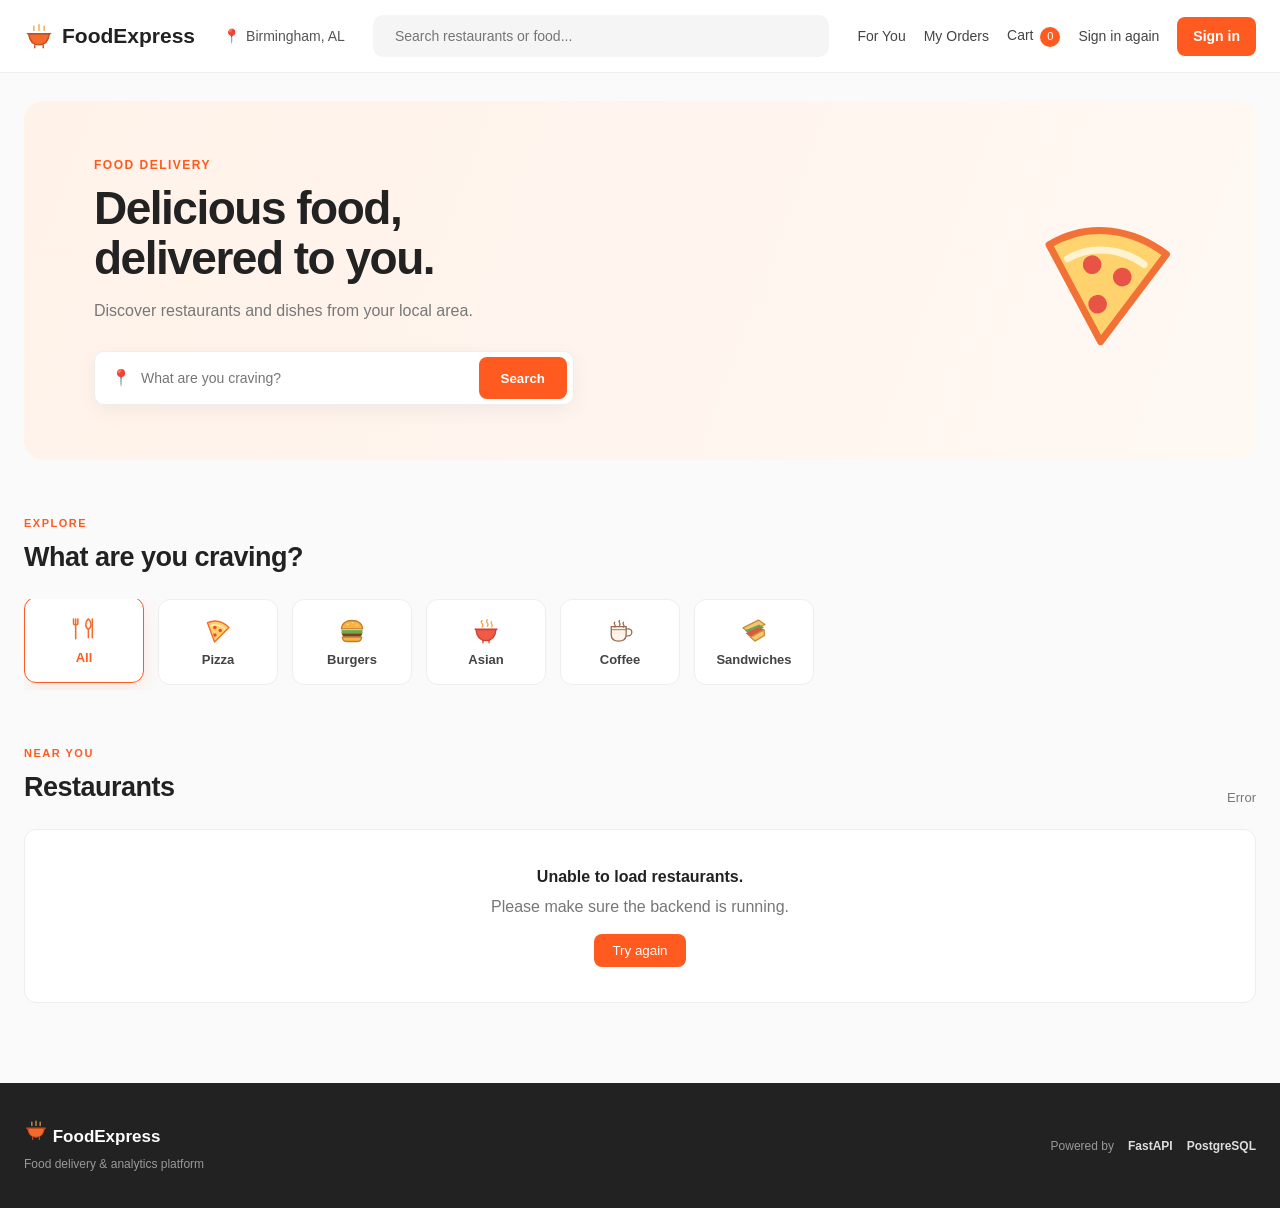
<file: frontend/index.html>
<!DOCTYPE html>
<html lang="en">
<head>
    <meta charset="UTF-8">
    <meta name="viewport" content="width=device-width, initial-scale=1.0">

    <title>FoodExpress</title>

    <link rel="stylesheet" href="css/style.css">
</head>

<body>

<header class="topbar">
    <div class="topbar-inner">

        <a href="/" class="logo">
            <img class="logo-icon" src="images/icons/logo.svg" alt="" width="30" height="30">
            <span>FoodExpress</span>
        </a>

        <div class="location">
            <span>📍</span>
            <span>Birmingham, AL</span>
        </div>

        <div class="search-box">
            <span class="search-icon"></span>
            <input
                id="searchInput"
                type="text"
                placeholder="Search restaurants or food..."
            >
        </div>

        <nav class="nav">
            <a href="for-you.html" class="nav-link">For You</a>
            <a href="my-orders.html" class="nav-link">My Orders</a>
            <a href="#" class="nav-link">Cart <span id="cartCount">0</span></a>
            <span id="authArea" class="auth-area"></span>
            <a href="auth.html" class="login-button">Sign in</a>
        </nav>

    </div>
</header>


<main>

    <section class="hero">
        <div class="hero-content">
            <div>
                <p class="hero-label">FOOD DELIVERY</p>

                <h1>
                    Delicious food,<br>
                    delivered to you.
                </h1>

                <p class="hero-description">
                    Discover restaurants and dishes from your local area.
                </p>

                <div class="hero-search">
                    <span>📍</span>
                    <input
                        id="heroSearchInput"
                        type="text"
                        placeholder="What are you craving?"
                    >
                    <button id="heroSearchButton">Search</button>
                </div>
            </div>

            <div class="hero-decoration">
                <img src="images/icons/pizza.svg" alt="" width="150" height="150">
            </div>
        </div>
    </section>


    <section class="categories-section">

        <div class="section-header">
            <div>
                <p class="section-eyebrow">EXPLORE</p>
                <h2>What are you craving?</h2>
            </div>
        </div>

        <div class="categories" id="categories">
            <button class="category active" data-category="all">
                <img src="images/icons/all.svg" alt="" width="28" height="28">
                <strong>All</strong>
            </button>

            <button class="category" data-category="pizza">
                <img src="images/icons/pizza.svg" alt="" width="28" height="28">
                <strong>Pizza</strong>
            </button>

            <button class="category" data-category="burger">
                <img src="images/icons/burger.svg" alt="" width="28" height="28">
                <strong>Burgers</strong>
            </button>

            <button class="category" data-category="asian">
                <img src="images/icons/asian.svg" alt="" width="28" height="28">
                <strong>Asian</strong>
            </button>

            <button class="category" data-category="coffee">
                <img src="images/icons/coffee.svg" alt="" width="28" height="28">
                <strong>Coffee</strong>
            </button>

            <button class="category" data-category="sandwich">
                <img src="images/icons/sandwich.svg" alt="" width="28" height="28">
                <strong>Sandwiches</strong>
            </button>
        </div>

    </section>


    <section class="restaurants-section">

        <div class="section-header restaurants-header">

            <div>
                <p class="section-eyebrow">NEAR YOU</p>
                <h2>Restaurants</h2>
            </div>

            <div class="result-info" id="resultInfo">
                Loading...
            </div>

        </div>


        <div id="loading" class="loading">
            <div class="loading-spinner"></div>
            <p>Loading restaurants...</p>
        </div>


        <div
            id="error"
            class="error-message"
            style="display: none;"
        >
            <strong>Unable to load restaurants.</strong>
            <p>Please make sure the backend is running.</p>
            <button id="retryButton">Try again</button>
        </div>


        <div
            id="restaurants"
            class="restaurants-grid"
        ></div>

        <nav
            id="pagination"
            class="pagination"
            aria-label="Restaurant pages"
        ></nav>

    </section>

</main>


<footer class="footer">

    <div class="footer-inner">

        <div>
            <div class="footer-logo">
                <img src="images/icons/logo.svg" alt="" width="24" height="24"> FoodExpress
            </div>

            <p>
                Food delivery & analytics platform
            </p>
        </div>

        <div class="footer-tech">
            <span>Powered by</span>
            <strong>FastAPI</strong>
            <strong>PostgreSQL</strong>
        </div>

    </div>

</footer>


<script src="js/app.js"></script>

</body>
</html>
</file>
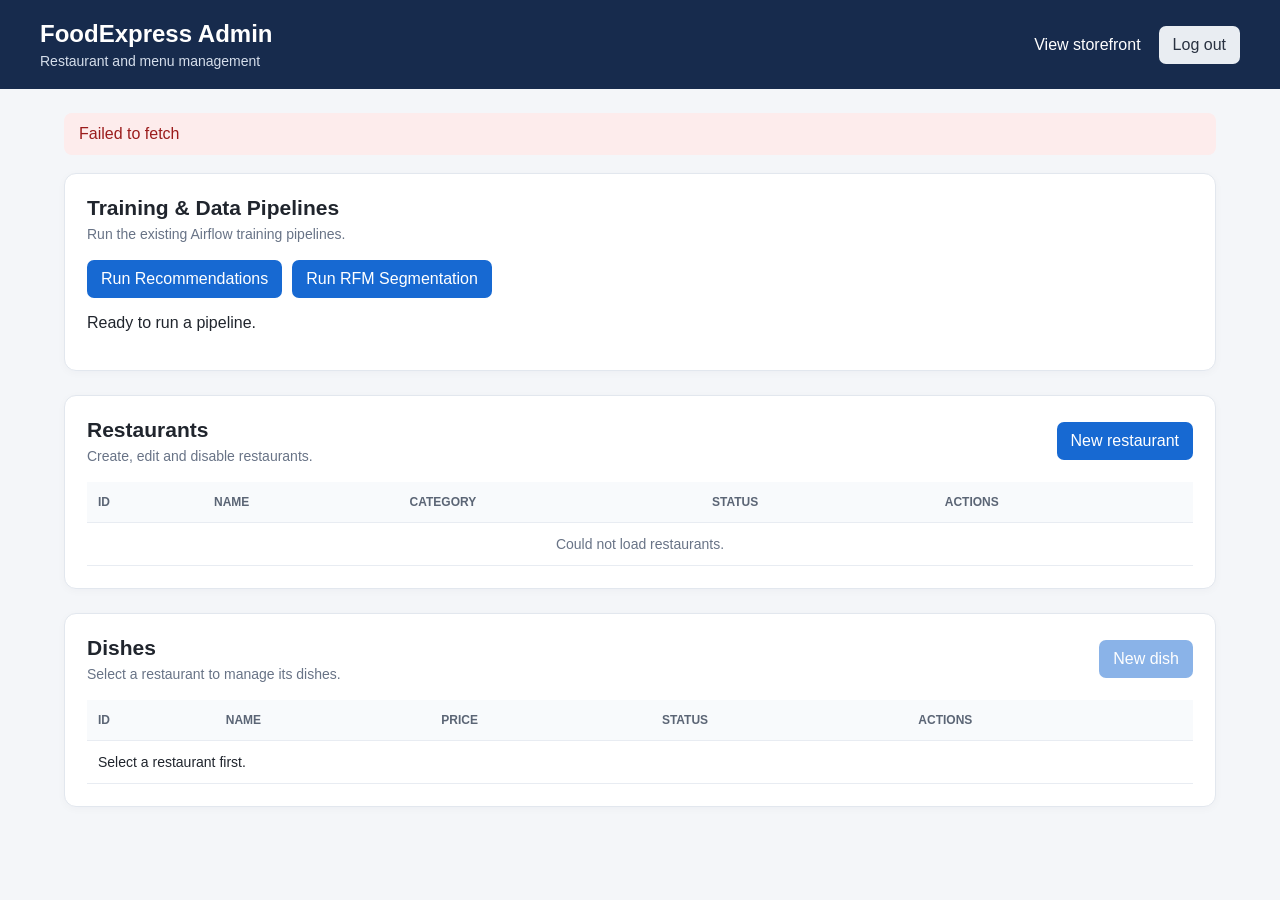
<file: frontend/admin.html>
<!DOCTYPE html>
<html lang="en">
<head>
    <meta charset="UTF-8">
    <meta name="viewport" content="width=device-width, initial-scale=1.0">
    <title>FoodExpress — Admin Panel</title>
    <link rel="stylesheet" href="css/admin.css">
    <script src="js/admin.js" defer></script>
</head>
<body>
    <header class="topbar">
        <div>
            <h1>FoodExpress Admin</h1>
            <p>Restaurant and menu management</p>
        </div>
        <div class="top-actions">
            <a href="index.html">View storefront</a>
            <button id="logoutBtn" class="secondary">Log out</button>
        </div>
    </header>

    <main class="container">
        <div id="notice" class="notice" role="status" aria-live="polite"></div>
        
        <section class="panel">
            <div class="section-heading">
                <div>
                    <h2>Training &amp; Data Pipelines</h2>
                    <p>Run the existing Airflow training pipelines.</p>
                </div>
            </div>

            <div class="form-actions">
                <button id="runRecommendationsBtn" type="button">
                    Run Recommendations
                </button>

                <button id="runRfmBtn" type="button">
                    Run RFM Segmentation
                </button>
            </div>

            <p id="trainingStatus" role="status" aria-live="polite">
                Ready to run a pipeline.
            </p>
        </section>


        <section class="panel">
            <div class="section-heading">
                <div>
                    <h2>Restaurants</h2>
                    <p>Create, edit and disable restaurants.</p>
                </div>
                <button id="newRestaurantBtn">New restaurant</button>
            </div>

            <form id="restaurantForm" class="editor hidden">
                <h3 id="restaurantFormTitle">New restaurant</h3>
                <input type="hidden" id="restaurantId">

                <div class="form-grid">
                    <label>Name *
                        <input id="restaurantName" required maxlength="255">
                    </label>
                    <label>Category
                        <input id="restaurantCategory" maxlength="255">
                    </label>
                    <label>Price range
                        <input id="restaurantPriceRange" maxlength="10" placeholder="$$">
                    </label>
                    <label>Address
                        <input id="restaurantAddress">
                    </label>
                    <label>ZIP code
                        <input id="restaurantZip">
                    </label>
                    <label>Image URL
                        <input id="restaurantImage" type="url">
                    </label>
                    <label>Rating (0–5)
                        <input id="restaurantRating" type="number" min="0" max="5" step="0.1">
                    </label>
                    <label>Rating count
                        <input id="restaurantRatingCount" type="number" min="0" step="1">
                    </label>
                    <label class="wide">Description
                        <textarea id="restaurantDescription" rows="3"></textarea>
                    </label>
                </div>

                <div class="form-actions">
                    <button type="submit">Save restaurant</button>
                    <button type="button" id="cancelRestaurantBtn" class="secondary">Cancel</button>
                </div>
            </form>

            <div class="table-wrap">
                <table>
                    <thead>
                        <tr>
                            <th>ID</th>
                            <th>Name</th>
                            <th>Category</th>
                            <th>Status</th>
                            <th>Actions</th>
                        </tr>
                    </thead>
                    <tbody id="restaurantsBody">
                        <tr><td colspan="5">Loading restaurants…</td></tr>
                    </tbody>
                </table>
            </div>
        </section>

        <section class="panel">
            <div class="section-heading">
                <div>
                    <h2>Dishes</h2>
                    <p id="selectedRestaurantLabel">Select a restaurant to manage its dishes.</p>
                </div>
                <button id="newDishBtn" disabled>New dish</button>
            </div>

            <form id="dishForm" class="editor hidden">
                <h3 id="dishFormTitle">New dish</h3>
                <input type="hidden" id="dishId">

                <div class="form-grid">
                    <label>Dish name *
                        <input id="dishName" required maxlength="255">
                    </label>
                    <label>Price *
                        <input id="dishPrice" type="number" min="0.01" step="0.01" required>
                    </label>
                    <label>Category ID
                        <input id="dishCategoryId" type="number" min="1">
                    </label>
                    <label>Image URL
                        <input id="dishImage" type="url">
                    </label>
                    <label class="wide">Description
                        <textarea id="dishDescription" rows="3"></textarea>
                    </label>
                </div>

                <div class="form-actions">
                    <button type="submit">Save dish</button>
                    <button type="button" id="cancelDishBtn" class="secondary">Cancel</button>
                </div>
            </form>

            <div class="table-wrap">
                <table>
                    <thead>
                        <tr>
                            <th>ID</th>
                            <th>Name</th>
                            <th>Price</th>
                            <th>Status</th>
                            <th>Actions</th>
                        </tr>
                    </thead>
                    <tbody id="dishesBody">
                        <tr><td colspan="5">Select a restaurant first.</td></tr>
                    </tbody>
                </table>
            </div>
        </section>
    </main>
</body>
</html>
</file>
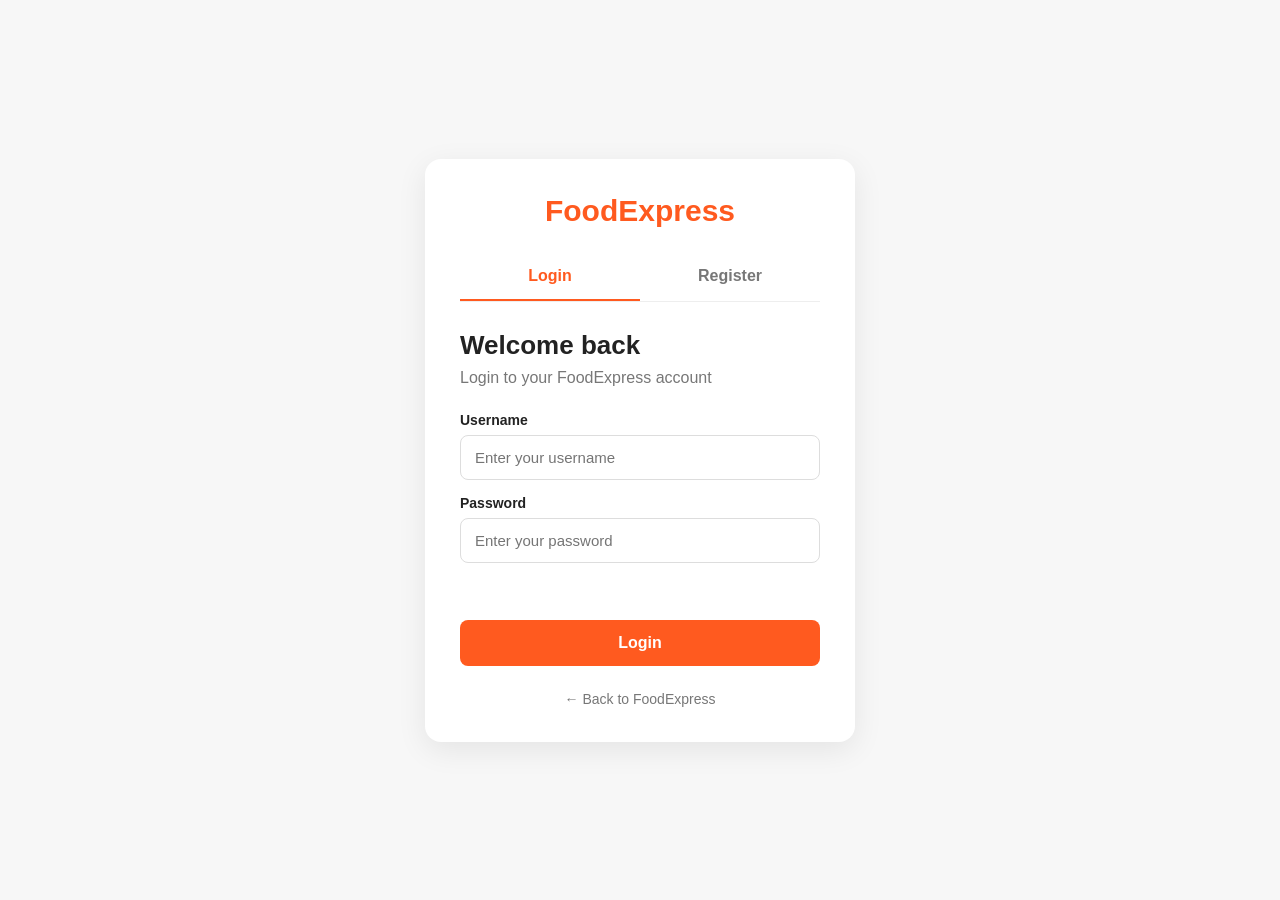
<file: frontend/auth.html>
<!DOCTYPE html>
<html lang="en">
<head>
    <meta charset="UTF-8">
    <meta name="viewport" content="width=device-width, initial-scale=1.0">
    <title>FoodExpress - Login</title>
    <link rel="stylesheet" href="css/auth.css">
</head>
<body>

<div class="auth-page">
    <div class="auth-card">

        <a href="index.html" class="logo">FoodExpress</a>

        <div class="auth-tabs">
            <button id="loginTab" class="active" onclick="showLogin()">
                Login
            </button>
            <button id="registerTab" onclick="showRegister()">
                Register
            </button>
        </div>

        <!-- Login -->
        <form id="loginForm" class="auth-form">
            <h1>Welcome back</h1>
            <p class="subtitle">Login to your FoodExpress account</p>

            <label for="loginUsername">Username</label>
            <input
                type="text"
                id="loginUsername"
                placeholder="Enter your username"
                required
            >

            <label for="loginPassword">Password</label>
            <input
                type="password"
                id="loginPassword"
                placeholder="Enter your password"
                required
            >

            <div id="loginMessage" class="message"></div>

            <button type="submit" class="submit-button">
                Login
            </button>
        </form>

        <!-- Register -->
        <form id="registerForm" class="auth-form hidden">
            <h1>Create account</h1>
            <p class="subtitle">Join FoodExpress</p>

            <label for="registerName">Name</label>
            <input
                type="text"
                id="registerName"
                placeholder="Enter your name"
            >

            <label for="registerUsername">Username</label>
            <input
                type="text"
                id="registerUsername"
                placeholder="Choose a username"
                required
            >

            <label for="registerEmail">Email</label>
            <input
                type="email"
                id="registerEmail"
                placeholder="Enter your email"
                required
            >

            <label for="registerPassword">Password</label>
            <input
                type="password"
                id="registerPassword"
                placeholder="At least 6 characters"
                required
            >

            <div id="registerMessage" class="message"></div>

            <button type="submit" class="submit-button">
                Create account
            </button>
        </form>

        <a href="index.html" class="back-link">
            ← Back to FoodExpress
        </a>

    </div>
</div>

<script src="js/auth.js"></script>

</body>
</html>
</file>
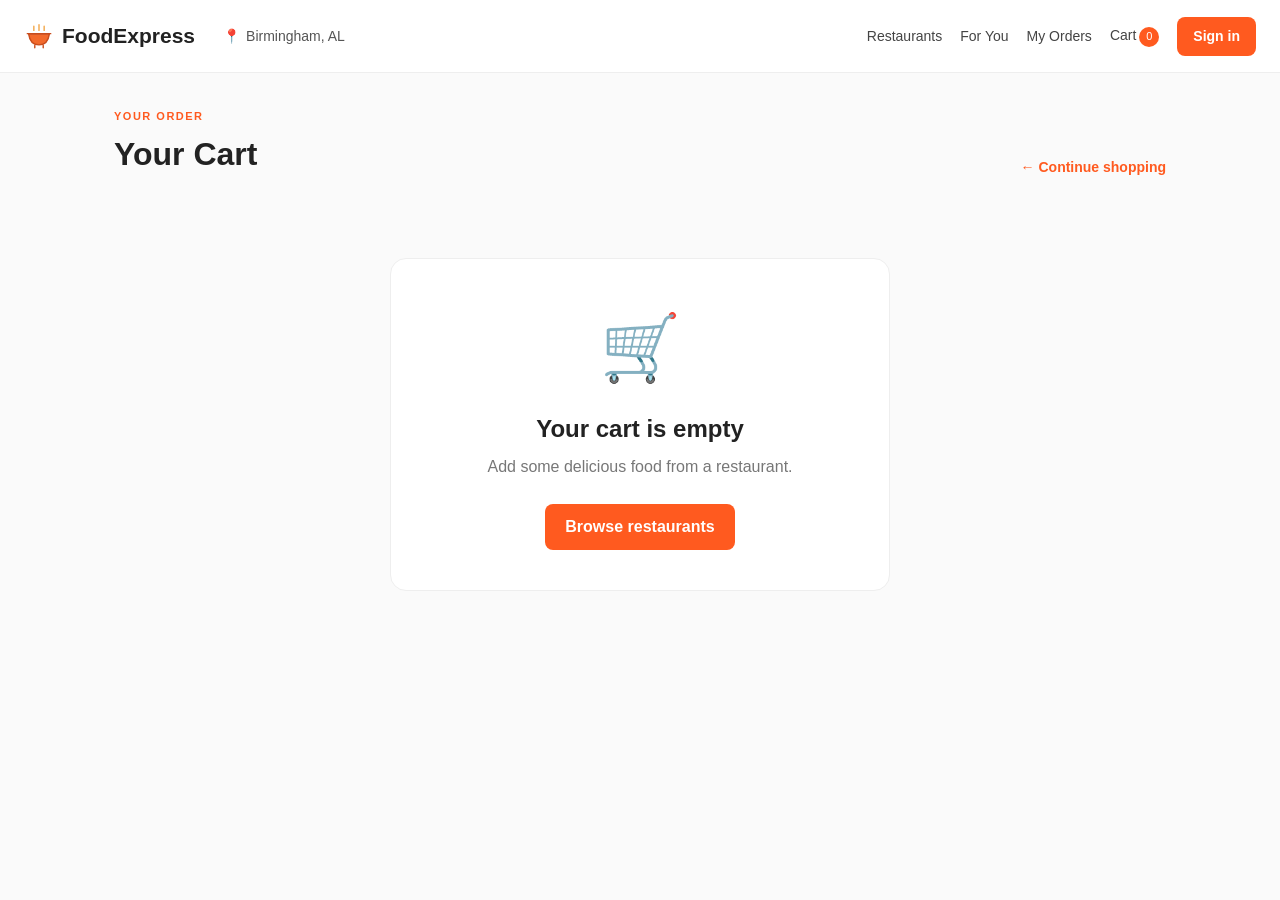
<file: frontend/cart.html>
<!DOCTYPE html>
<html lang="en">
<head>
    <meta charset="UTF-8">
    <meta name="viewport" content="width=device-width, initial-scale=1.0">

    <title>Your Cart - FoodExpress</title>

    <link rel="stylesheet" href="css/style.css">
    <link rel="stylesheet" href="css/cart.css">
</head>

<body>

<header class="topbar">
    <div class="topbar-inner">

        <a href="/" class="logo">
            <img class="logo-icon" src="images/icons/logo.svg" alt="" width="30" height="30">
            <span>FoodExpress</span>
        </a>

        <div class="location">
            <span>📍</span>
            <span>Birmingham, AL</span>
        </div>

        <nav class="nav">

            <a href="index.html" class="nav-link">Restaurants</a>
            <a href="for-you.html" class="nav-link">For You</a>
            <a href="my-orders.html" class="nav-link">My Orders</a>
            <a href="cart.html" class="nav-link cart-link">Cart<span id="cartCount">0</span>
            </a>

            <a href="#" class="login-button">
                Sign in
            </a>

        </nav>

    </div>
</header>


<main class="cart-page">

    <div class="cart-header">

        <div>
            <p class="section-eyebrow">
                YOUR ORDER
            </p>

            <h1>Your Cart</h1>
        </div>

        <a href="index.html" class="back-link">
            ← Continue shopping
        </a>

    </div>


    <div
        id="emptyCart"
        class="empty-cart"
        style="display: none;"
    >

        <div class="empty-cart-icon">
            🛒
        </div>

        <h2>Your cart is empty</h2>

        <p>
            Add some delicious food from a restaurant.
        </p>

        <a
            href="index.html"
            class="primary-button"
        >
            Browse restaurants
        </a>

    </div>


    <div
        id="cartContent"
        class="cart-layout"
        style="display: none;"
    >

        <section>

            <div
                id="cartItems"
                class="cart-items"
            >
            </div>

        </section>


        <aside class="order-summary">

            <h2>Order summary</h2>

            <div class="summary-row">
                <span>Subtotal</span>
                <strong id="subtotal">
                    $0.00
                </strong>
            </div>

            <div class="summary-row">
                <span>Delivery fee</span>
                <strong id="deliveryFee">
                    $0.00
                </strong>
            </div>

            <div class="summary-divider"></div>

            <div class="summary-total">
                <span>Total</span>
                <strong id="total">
                    $0.00
                </strong>
            </div>

            <button onclick="checkout()">
                Proceed to checkout
            </button>

        </aside>

    </div>

</main>


<script src="js/cart.js"></script>

</body>
</html>
</file>
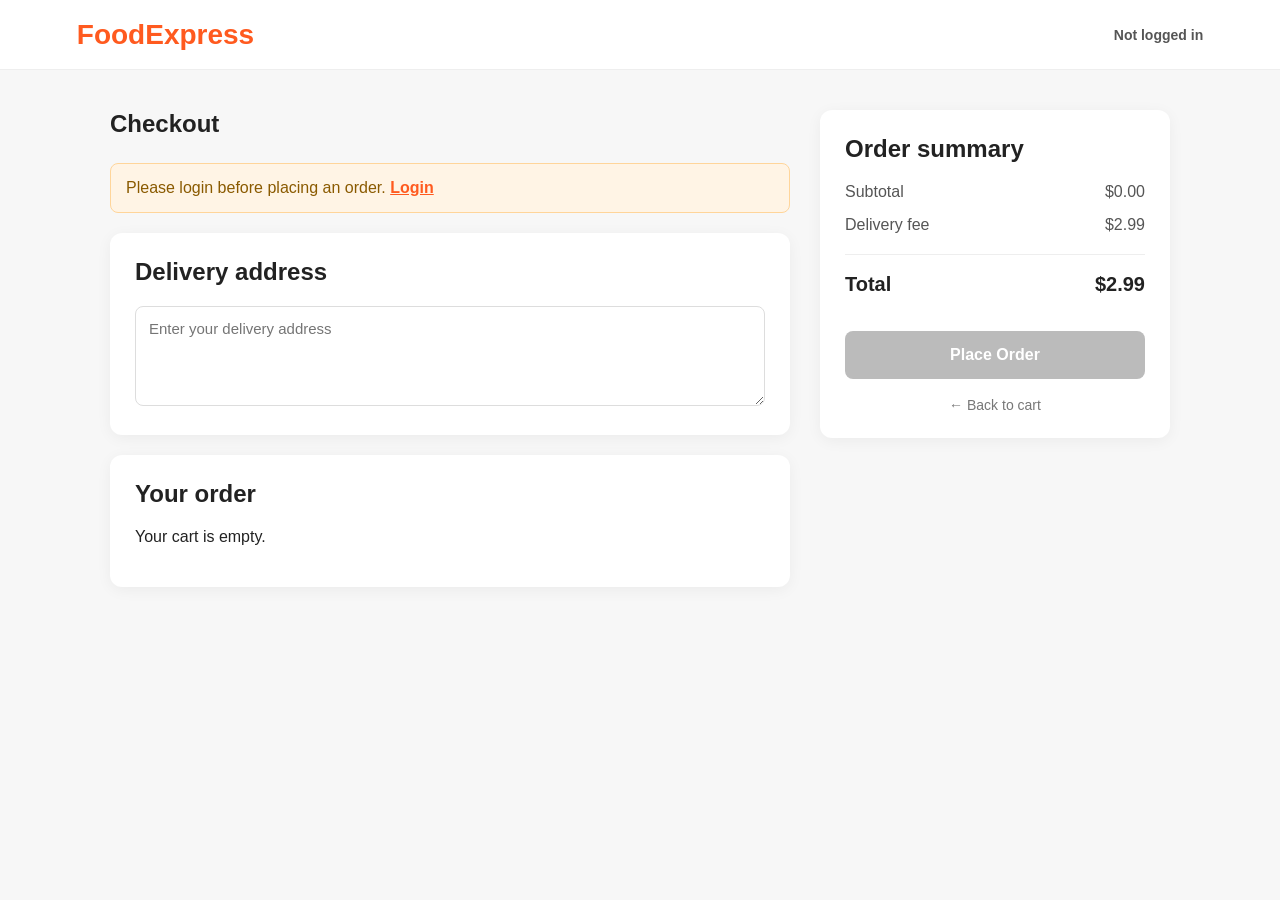
<file: frontend/checkout.html>
<!DOCTYPE html>
<html lang="en">
<head>
    <meta charset="UTF-8">
    <meta name="viewport" content="width=device-width, initial-scale=1.0">
    <title>FoodExpress - Checkout</title>
    <link rel="stylesheet" href="css/checkout.css">
</head>
<body>

<header class="checkout-header">
    <a href="index.html" class="logo">FoodExpress</a>

    <div id="checkoutUser" class="checkout-user"></div>
</header>

<main class="checkout-page">

    <div class="checkout-content">

        <section class="checkout-section">
            <h1>Checkout</h1>

            <div id="authWarning" class="warning hidden">
                Please login before placing an order.
                <a href="auth.html">Login</a>
            </div>

            <div class="section-card">
                <h2>Delivery address</h2>

                <textarea
                    id="deliveryAddress"
                    rows="4"
                    placeholder="Enter your delivery address"
                ></textarea>
            </div>

            <div class="section-card">
                <h2>Your order</h2>

                <div id="checkoutItems"></div>
            </div>

        </section>

        <aside class="summary-card">
            <h2>Order summary</h2>

            <div class="summary-row">
                <span>Subtotal</span>
                <span id="checkoutSubtotal">$0.00</span>
            </div>

            <div class="summary-row">
                <span>Delivery fee</span>
                <span id="checkoutDelivery">$2.99</span>
            </div>

            <div class="summary-row total-row">
                <span>Total</span>
                <span id="checkoutTotal">$0.00</span>
            </div>

            <button
                id="placeOrderButton"
                class="place-order-button"
                onclick="placeOrder()"
            >
                Place Order
            </button>

            <a href="cart.html" class="back-cart">
                ← Back to cart
            </a>
        </aside>

    </div>

</main>

<script src="js/checkout.js"></script>

</body>
</html>
</file>
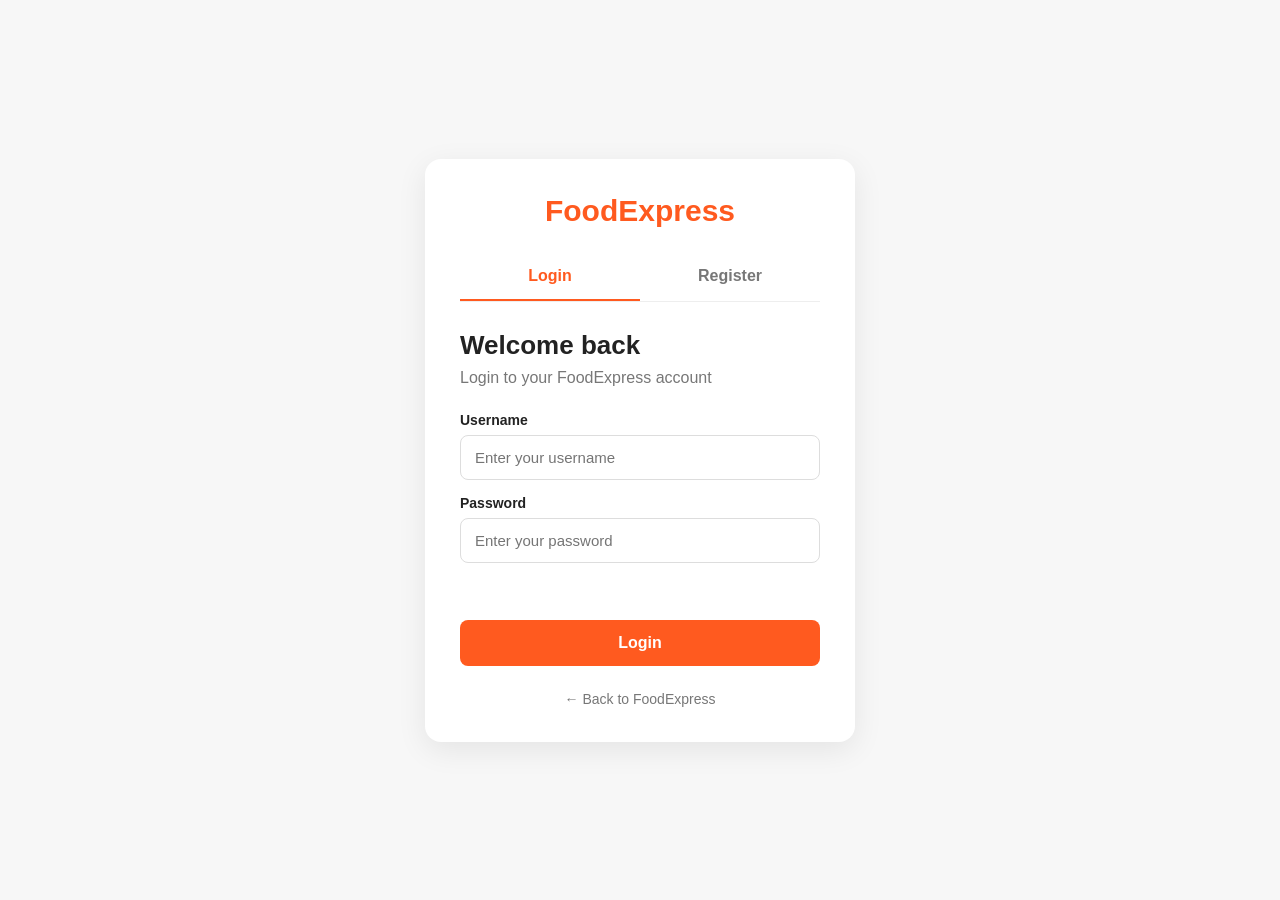
<file: frontend/for-you.html>
<!DOCTYPE html>
<html lang="en">
<head>
    <meta charset="UTF-8">
    <meta name="viewport" content="width=device-width, initial-scale=1.0">
    <title>For You - FoodExpress</title>
    <link rel="stylesheet" href="css/style.css">
    <link rel="stylesheet" href="css/for-you.css">
</head>
<body>

<header class="topbar">
    <div class="topbar-inner">

        <a href="/" class="logo">
            <img class="logo-icon" src="images/icons/logo.svg" alt="" width="30" height="30">
            <span>FoodExpress</span>
        </a>

        <div class="location">
            <span>📍</span>
            <span>Birmingham, AL</span>
        </div>

        <nav class="nav">
            <a href="index.html" class="nav-link">Restaurants</a>
            <a href="my-orders.html" class="nav-link">My Orders</a>
            <a href="cart.html" class="nav-link">Cart <span id="cartCount">0</span></a>
            <a href="for-you.html" class="nav-link active">For You</a>
            <span id="authArea" class="auth-area"></span>
            <a href="auth.html" class="login-button">Sign in</a>
        </nav>

    </div>
</header>


<main class="for-you-page">

    <div class="for-you-container">

        <div class="page-header">
            <p class="section-eyebrow">PERSONALIZED</p>
            <h1>✨ For You</h1>
            <p id="userGreeting" class="subtitle">
                Loading your recommendations...
            </p>
        </div>

        <div id="loadingState" class="state-message">
            <div class="loading-spinner"></div>
            <p>Generating recommendations...</p>
        </div>

        <div id="errorState" class="state-message error" hidden></div>

        <div id="emptyState" class="state-message empty" hidden>
            <h2>No recommendations yet</h2>
            <p>Place some orders and we'll find the best dishes for you.</p>
            <a href="index.html" class="browse-button">
                Browse Restaurants
            </a>
        </div>

        <div id="recommendationsList" class="recommendations-list"></div>

    </div>

</main>


<footer class="footer">
    <div class="footer-inner">
        <div>
            <div class="footer-logo">🍜 FoodExpress</div>
            <p>Powered by Spark ALS (Collaborative Filtering)</p>
        </div>
        <div class="footer-tech">
            <span>Powered by</span>
            <strong>Spark ML</strong>
            <strong>PostgreSQL</strong>
        </div>
    </div>
</footer>


<script src="js/for-you.js"></script>

</body>
</html>
</file>
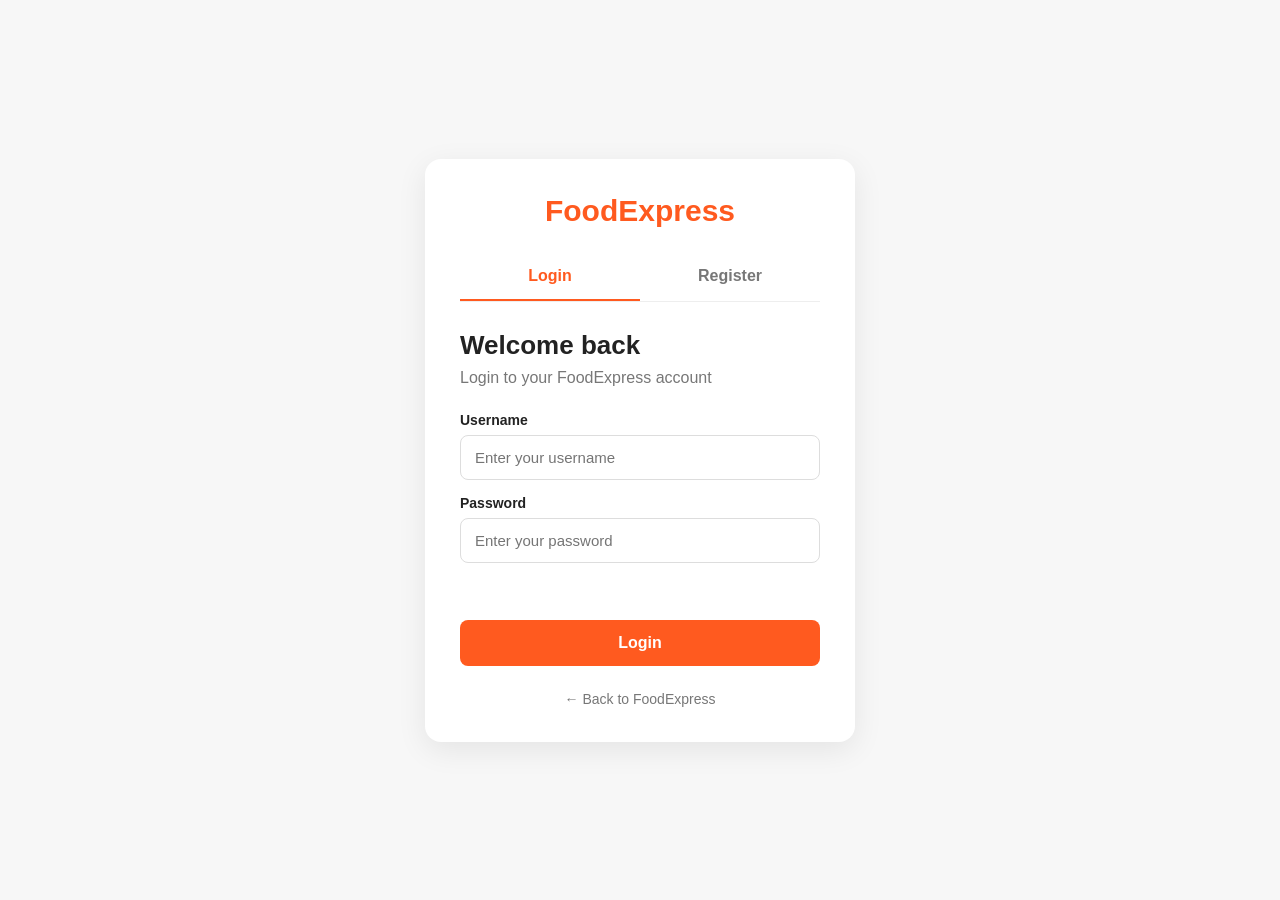
<file: frontend/my-orders.html>
<!DOCTYPE html>
<html lang="en">
<head>
    <meta charset="UTF-8">
    <meta name="viewport" content="width=device-width, initial-scale=1.0">
    <title>My Orders - FoodExpress</title>
    <link rel="stylesheet" href="css/my-orders.css">
</head>
<body>

<header class="topbar">
    <div class="topbar-inner">
        <a href="index.html" class="logo">FoodExpress</a>

        <nav class="nav-links">
            <a href="index.html#restaurants">Restaurants</a>
            <a href="for-you.html" class="nav-link">For You</a>
            <a href="cart.html">Cart</a>
            <a href="my-orders.html" class="active">My Orders</a>
        </nav>
    </div>
</header>

<main class="orders-page">
    <div class="orders-container">

        <div class="page-header">
            <div>
                <h1>My Orders</h1>
                <p id="userGreeting">Your order history</p>
            </div>
        </div>

        <div id="loadingState" class="state-message">
            Loading your orders...
        </div>

        <div id="errorState" class="state-message error" hidden></div>

        <div id="emptyState" class="state-message empty" hidden>
            <h2>No orders yet</h2>
            <p>When you place an order, it will appear here.</p>
            <a href="index.html" class="browse-button">Browse Restaurants</a>
        </div>

        <div id="ordersList" class="orders-list"></div>

    </div>
</main>

<script src="js/my-orders.js"></script>
</body>
</html>
</file>
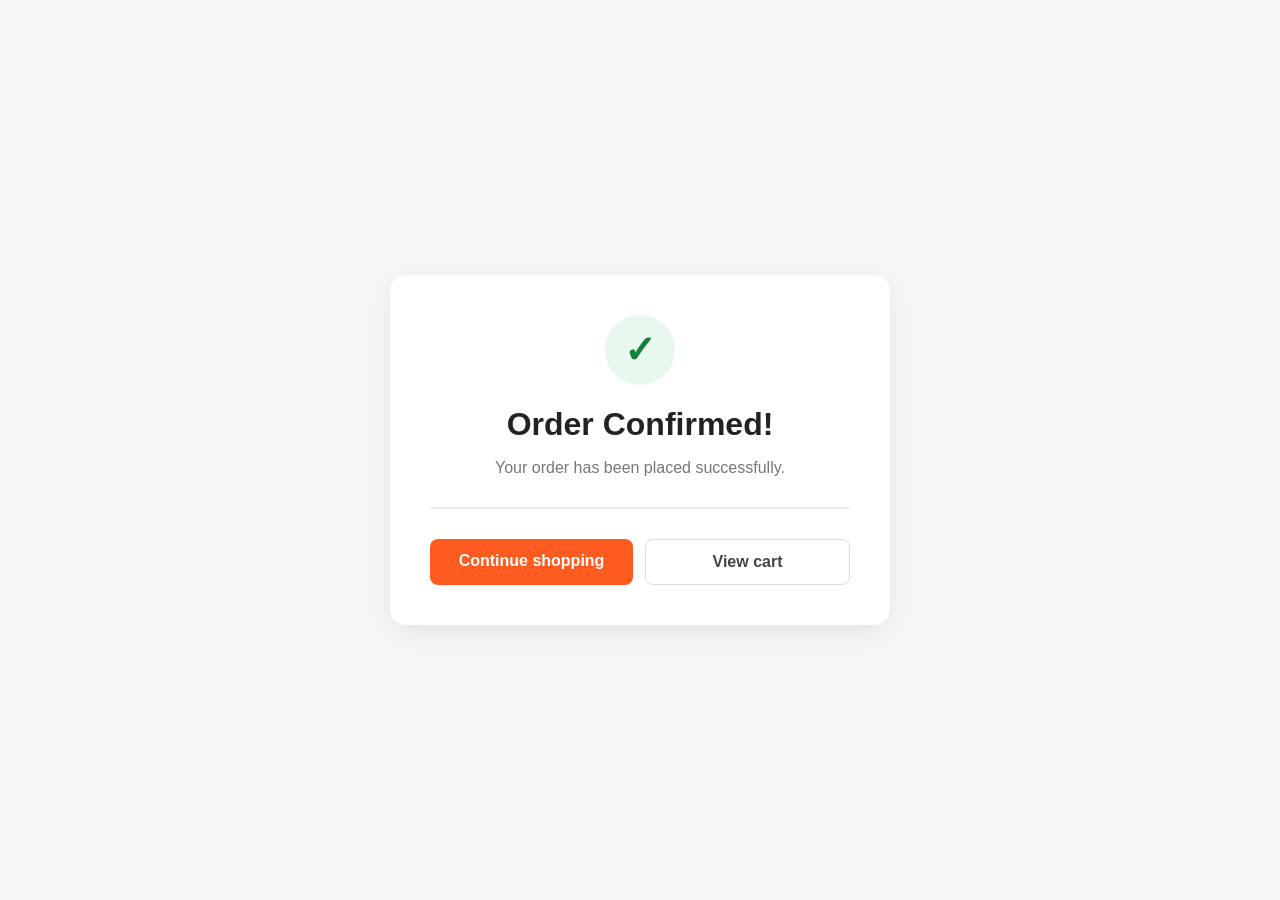
<file: frontend/order-success.html>
<!DOCTYPE html>
<html lang="en">
<head>
    <meta charset="UTF-8">
    <meta name="viewport" content="width=device-width, initial-scale=1.0">
    <title>FoodExpress - Order Confirmed</title>
    <link rel="stylesheet" href="css/order-success.css">
</head>
<body>

<div class="success-page">

    <div class="success-card">

        <div class="success-icon">✓</div>

        <h1>Order Confirmed!</h1>

        <p id="orderMessage">
            Your order has been placed successfully.
        </p>

        <div id="orderDetails" class="order-details"></div>

        <div class="success-actions">
            <a href="index.html" class="primary-button">
                Continue shopping
            </a>

            <a href="cart.html" class="secondary-button">
                View cart
            </a>
        </div>

    </div>

</div>

<script>
    const params = new URLSearchParams(window.location.search);
    const orderId = params.get("id");

    const savedOrder =
        localStorage.getItem("foodexpress_last_order");

    const details =
        document.getElementById("orderDetails");

    if (savedOrder) {
        try {
            const order = JSON.parse(savedOrder);

            details.innerHTML = `
                <div>
                    <span>Order</span>
                    <strong>#${order.id}</strong>
                </div>

                <div>
                    <span>Status</span>
                    <strong>${order.status}</strong>
                </div>

                <div>
                    <span>Total</span>
                    <strong>$${Number(order.total_amount).toFixed(2)}</strong>
                </div>
            `;
        } catch (error) {
            console.error(error);
        }
    } else if (orderId) {
        details.innerHTML = `
            <div>
                <span>Order</span>
                <strong>#${orderId}</strong>
            </div>
        `;
    }
</script>

</body>
</html>
</file>
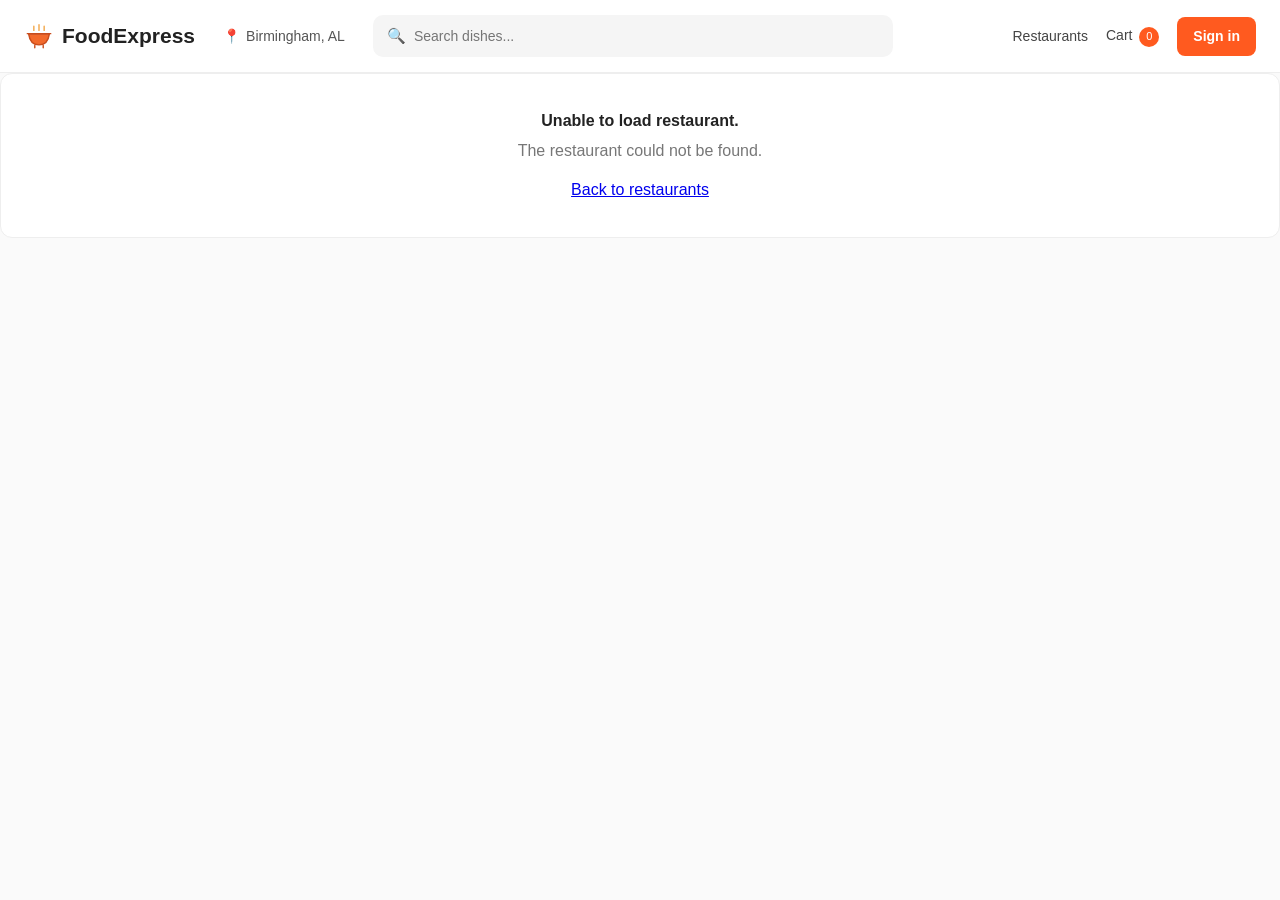
<file: frontend/restaurant.html>
<!DOCTYPE html>
<html lang="en">
<head>
    <meta charset="UTF-8">
    <meta name="viewport" content="width=device-width, initial-scale=1.0">

    <title>Restaurant - FoodExpress</title>

    <link rel="stylesheet" href="css/style.css">
    <link rel="stylesheet" href="css/restaurant.css">
</head>

<body>

<header class="topbar">
    <div class="topbar-inner">

        <a href="/" class="logo">
            <img class="logo-icon" src="images/icons/logo.svg" alt="" width="30" height="30">
            <span>FoodExpress</span>
        </a>

        <div class="location">
            <span>📍</span>
            <span>Birmingham, AL</span>
        </div>

        <div class="search-box">
            <span class="search-icon">🔍</span>

            <input
                id="menuSearch"
                type="text"
                placeholder="Search dishes..."
            >
        </div>

        <nav class="nav">
            <a href="index.html" class="nav-link">
                Restaurants
            </a>

            <a href="cart.html" class="nav-link">
                Cart <span id="cartCount">0</span>
            </a>

            <a href="#" class="login-button">
                Sign in
            </a>
        </nav>

    </div>
</header>


<main>

    <div
        id="restaurantLoading"
        class="loading restaurant-loading"
    >
        <div class="loading-spinner"></div>
        <p>Loading restaurant...</p>
    </div>


    <div
        id="restaurantError"
        class="error-message restaurant-error"
        style="display: none;"
    >
        <strong>Unable to load restaurant.</strong>

        <p>
            The restaurant could not be found.
        </p>

        <a href="index.html">
            Back to restaurants
        </a>
    </div>


    <section
        id="restaurantPage"
        class="restaurant-page"
        style="display: none;"
    >

        <div class="restaurant-hero">

            <div class="restaurant-hero-image">
                🍽️
            </div>

            <div class="restaurant-hero-info">

                <div class="restaurant-hero-category">
                    RESTAURANT
                </div>

                <h1 id="restaurantName">
                    Restaurant
                </h1>

                <p
                    id="restaurantCategory"
                    class="restaurant-category-large"
                >
                </p>

                <div class="restaurant-details">

                    <span
                        id="restaurantRating"
                        class="detail-rating"
                    >
                    </span>

                    <span
                        id="restaurantPrice"
                        class="detail-price"
                    >
                    </span>

                    <span
                        id="restaurantAddress"
                        class="detail-address"
                    >
                    </span>

                </div>

            </div>

        </div>


        <div class="menu-layout">

            <aside class="menu-sidebar">

                <h3>Menu</h3>

                <div
                    id="menuCategories"
                    class="menu-categories"
                >
                </div>

            </aside>


            <section class="menu-content">

                <div class="menu-header">

                    <div>
                        <p class="section-eyebrow">
                            MENU
                        </p>

                        <h2 id="menuTitle">
                            All dishes
                        </h2>
                    </div>

                    <span
                        id="dishCount"
                        class="dish-count"
                    >
                    </span>

                </div>


                <div
                    id="menuGrid"
                    class="menu-grid"
                >
                </div>

            </section>

        </div>

    </section>

</main>


<div
    id="cartBar"
    class="cart-bar"
    style="display: none;"
>

    <div>
        <strong id="cartItemsCount">
            0 items
        </strong>

        <span id="cartTotal">
            $0.00
        </span>
    </div>

    <button onclick="window.location.href='cart.html'">
        View cart
    </button>

</div>


<script src="js/restaurant.js"></script>

</body>
</html>
</file>
<file: frontend/css/style.css>
* {
    box-sizing: border-box;
    margin: 0;
    padding: 0;
}

:root {
    --primary: #ff5a1f;
    --primary-dark: #e94b13;
    --text: #222222;
    --muted: #777777;
    --light: #f7f7f7;
    --border: #eeeeee;
    --white: #ffffff;
}

body {
    font-family:
        -apple-system,
        BlinkMacSystemFont,
        "Segoe UI",
        Roboto,
        Arial,
        sans-serif;

    background: #fafafa;
    color: var(--text);
    line-height: 1.5;
}
.topbar {
    position: sticky;
    top: 0;
    z-index: 100;

    background: rgba(255, 255, 255, 0.97);
    border-bottom: 1px solid var(--border);
}

.topbar-inner {
    max-width: 1280px;
    height: 72px;

    margin: 0 auto;
    padding: 0 24px;

    display: flex;
    align-items: center;
    gap: 28px;
}

.logo {
    display: flex;
    align-items: center;
    gap: 8px;

    color: var(--text);
    text-decoration: none;

    font-size: 21px;
    font-weight: 800;

    white-space: nowrap;
}

.logo-icon {
    font-size: 26px;
}

.location {
    display: flex;
    align-items: center;
    gap: 6px;

    color: #555;
    font-size: 14px;

    white-space: nowrap;
}

.search-box {
    flex: 1;

    max-width: 520px;

    height: 42px;

    display: flex;
    align-items: center;
    gap: 8px;

    padding: 0 14px;

    background: #f5f5f5;
    border-radius: 10px;
}

.search-icon {
    font-size: 15px;
}

.search-box input {
    width: 100%;

    border: none;
    outline: none;

    background: transparent;

    font-size: 14px;
}

.nav {
    margin-left: auto;

    display: flex;
    align-items: center;
    gap: 18px;
}

.nav-link {
    color: #444;
    text-decoration: none;

    font-size: 14px;
    font-weight: 500;
}

.nav-link:hover {
    color: var(--primary);
}

#cartCount {
    display: inline-flex;

    min-width: 20px;
    height: 20px;

    align-items: center;
    justify-content: center;

    margin-left: 3px;

    background: var(--primary);
    color: white;

    border-radius: 50%;

    font-size: 11px;
}

.login-button {
    padding: 9px 16px;

    color: white;
    background: var(--primary);

    border-radius: 8px;

    text-decoration: none;

    font-size: 14px;
    font-weight: 600;
}

.hero {
    max-width: 1280px;

    margin: 28px auto 0;
    padding: 0 24px;
}

.hero-content {
    min-height: 330px;

    padding: 55px 70px;

    display: flex;
    align-items: center;
    justify-content: space-between;

    overflow: hidden;

    border-radius: 20px;

    background:
        linear-gradient(
            110deg,
            #fff2e9,
            #fff8f3
        );
}

.hero-label {
    margin-bottom: 10px;

    color: var(--primary);

    font-size: 12px;
    font-weight: 800;
    letter-spacing: 1.5px;
}

.hero h1 {
    font-size: 46px;
    line-height: 1.08;

    letter-spacing: -1.5px;
}

.hero-description {
    margin-top: 16px;

    color: var(--muted);

    font-size: 16px;
}

.hero-search {
    width: 480px;
    height: 54px;

    margin-top: 28px;

    display: flex;
    align-items: center;
    gap: 10px;

    padding: 5px 6px 5px 16px;

    background: white;

    border: 1px solid #eeeeee;
    border-radius: 10px;

    box-shadow: 0 6px 20px rgba(0, 0, 0, 0.05);
}

.hero-search input {
    flex: 1;

    border: none;
    outline: none;

    font-size: 14px;
}

.hero-search button {
    height: 42px;

    padding: 0 22px;

    border: none;
    border-radius: 8px;

    color: white;
    background: var(--primary);

    font-weight: 600;

    cursor: pointer;
}

.hero-search button:hover {
    background: var(--primary-dark);
}

.hero-decoration {
    font-size: 150px;

    transform: rotate(-8deg);

    opacity: 0.95;
}

.categories-section,
.restaurants-section {
    max-width: 1280px;

    margin: 55px auto 0;
    padding: 0 24px;
}

.section-header {
    display: flex;
    align-items: flex-end;
    justify-content: space-between;

    margin-bottom: 22px;
}

.section-eyebrow {
    margin-bottom: 5px;

    color: var(--primary);

    font-size: 11px;
    font-weight: 800;

    letter-spacing: 1.5px;
}

.section-header h2 {
    font-size: 27px;
    letter-spacing: -0.5px;
}

.result-info {
    color: var(--muted);
    font-size: 13px;
}

.categories {
    display: flex;
    gap: 14px;

    overflow-x: auto;

    padding-bottom: 5px;
}

.category {
    min-width: 120px;

    padding: 17px 18px;

    display: flex;
    flex-direction: column;
    align-items: center;
    gap: 7px;

    background: white;

    border: 1px solid var(--border);
    border-radius: 12px;

    cursor: pointer;

    transition: 0.2s;
}

.category span {
    font-size: 27px;
}

.category strong {
    color: #444;

    font-size: 13px;
}

.category:hover,
.category.active {
    border-color: var(--primary);

    transform: translateY(-2px);

    box-shadow: 0 5px 18px rgba(255, 90, 31, 0.12);
}

.category.active strong {
    color: var(--primary);
}

.restaurants-grid {
    display: grid;

    grid-template-columns:
        repeat(4, minmax(0, 1fr));

    gap: 20px;
}

.restaurant-card {
    overflow: hidden;

    background: white;

    border: 1px solid var(--border);
    border-radius: 14px;

    cursor: pointer;

    transition:
        transform 0.2s,
        box-shadow 0.2s;
}

.restaurant-card:hover {
    transform: translateY(-4px);

    box-shadow:
        0 10px 30px rgba(0, 0, 0, 0.08);
}

.restaurant-image {
    height: 170px;

    display: flex;
    align-items: center;
    justify-content: center;

    background:
        linear-gradient(
            135deg,
            #ffe3d3,
            #fff3eb
        );

    font-size: 70px;
}

.restaurant-image img {
    width: 100%;
    height: 100%;
    object-fit: cover;
    display: block;
}

.restaurant-content {
    padding: 17px;
}

.restaurant-name {
    margin-bottom: 7px;

    font-size: 17px;
    font-weight: 700;

    line-height: 1.25;

    display: -webkit-box;
    -webkit-line-clamp: 2;
    -webkit-box-orient: vertical;

    overflow: hidden;
}

.restaurant-category {
    min-height: 21px;

    margin-bottom: 10px;

    color: var(--muted);

    font-size: 12px;

    white-space: nowrap;
    overflow: hidden;
    text-overflow: ellipsis;
}

.restaurant-meta {
    display: flex;
    align-items: center;
    gap: 8px;

    font-size: 12px;
}

.rating {
    color: #e58b00;
    font-weight: 700;
}

.rating-count {
    color: #999;
}

.price {
    color: #555;
    font-weight: 600;
}

.restaurant-address {
    margin-top: 10px;

    color: #888;

    font-size: 11px;

    white-space: nowrap;
    overflow: hidden;
    text-overflow: ellipsis;
}

.loading {
    min-height: 250px;

    display: flex;
    flex-direction: column;
    align-items: center;
    justify-content: center;

    color: var(--muted);
}

.loading-spinner {
    width: 32px;
    height: 32px;

    margin-bottom: 12px;

    border: 3px solid #eeeeee;
    border-top-color: var(--primary);

    border-radius: 50%;

    animation: spin 0.8s linear infinite;
}

@keyframes spin {
    to {
        transform: rotate(360deg);
    }
}

.error-message {
    padding: 35px;

    text-align: center;

    background: white;

    border: 1px solid #eeeeee;
    border-radius: 12px;
}

.error-message strong {
    display: block;
    margin-bottom: 6px;
}

.error-message p {
    margin-bottom: 15px;

    color: var(--muted);
}

.error-message button {
    padding: 9px 18px;

    border: none;
    border-radius: 8px;

    color: white;
    background: var(--primary);

    cursor: pointer;
}

.footer {
    margin-top: 80px;

    padding: 35px 0;

    background: #222;

    color: white;
}

.footer-inner {
    max-width: 1280px;

    margin: 0 auto;
    padding: 0 24px;

    display: flex;
    justify-content: space-between;
    align-items: center;
}

.footer-logo {
    font-size: 17px;
    font-weight: 700;
}

.footer p {
    margin-top: 5px;

    color: #999;

    font-size: 12px;
}

.footer-tech {
    display: flex;
    align-items: center;
    gap: 14px;

    color: #999;

    font-size: 12px;
}

.footer-tech strong {
    color: #ddd;
}

@media (max-width: 1050px) {

    .location {
        display: none;
    }

    .restaurants-grid {
        grid-template-columns:
            repeat(3, minmax(0, 1fr));
    }

    .hero-content {
        padding: 45px;
    }

    .hero-decoration {
        font-size: 110px;
    }
}


@media (max-width: 760px) {

    .topbar-inner {
        height: auto;

        padding-top: 14px;
        padding-bottom: 14px;

        flex-wrap: wrap;
    }

    .search-box {
        order: 3;

        flex-basis: 100%;
        max-width: none;
    }

    .nav-link {
        display: none;
    }

    .hero-content {
        min-height: 300px;

        padding: 35px 25px;
    }

    .hero h1 {
        font-size: 35px;
    }

    .hero-search {
        width: 100%;
    }

    .hero-decoration {
        display: none;
    }

    .restaurants-grid {
        grid-template-columns:
            repeat(2, minmax(0, 1fr));
    }
}


@media (max-width: 500px) {

    .restaurants-grid {
        grid-template-columns: 1fr;
    }

    .categories-section,
    .restaurants-section,
    .hero {
        padding-left: 16px;
        padding-right: 16px;
    }

    .hero-content {
        border-radius: 14px;
    }

    .section-header h2 {
        font-size: 23px;
    }
}

.auth-area {
    display: flex;
    align-items: center;
    gap: 12px;
}

.welcome-user {
    font-size: 14px;
    color: #444;
    font-weight: 600;
}

.logout-button {
    border: 1px solid #ddd;
    background: white;
    color: #444;
    padding: 7px 12px;
    border-radius: 6px;
    cursor: pointer;
    font-size: 14px;
}

.logout-button:hover {
    border-color: #ff5a1f;
    color: #ff5a1f;
}

@media (max-width: 700px) {
    .welcome-user {
        display: none;
    }
}



/* Restaurant pagination */
.pagination {
    display: none;
    flex-wrap: wrap;
    justify-content: center;
    align-items: center;
    gap: 8px;
    margin: 32px 0 12px;
}

.page-button {
    min-width: 40px;
    min-height: 40px;
    padding: 8px 12px;
    border: 1px solid var(--border);
    border-radius: 8px;
    background: white;
    color: #333;
    font-size: 14px;
    cursor: pointer;
    transition: background 0.2s, color 0.2s, border-color 0.2s;
}

.page-button:hover:not(:disabled) {
    border-color: var(--primary);
    color: var(--primary);
}

.page-button.active {
    background: var(--primary);
    border-color: var(--primary);
    color: white;
    font-weight: 700;
}

.page-button:disabled {
    opacity: 0.45;
    cursor: not-allowed;
}

@media (max-width: 500px) {
    .pagination {
        gap: 5px;
    }

    .page-button {
        min-width: 34px;
        min-height: 36px;
        padding: 7px 9px;
        font-size: 12px;
    }
}


/* SVG icon styling */
.logo-icon {
    display: block;
    object-fit: contain;
    flex: 0 0 auto;
}

.category > img {
    display: block;
    object-fit: contain;
}

.hero-decoration img {
    display: block;
    width: 150px;
    height: 150px;
    object-fit: contain;
}

.restaurant-image-fallback {
    align-items: center;
    justify-content: center;
    width: 100%;
    height: 100%;
}

.restaurant-placeholder-icon {
    display: block;
    width: 64px;
    height: 64px;
    object-fit: contain;
}
</file>
<file: frontend/css/admin.css>
:root {
    font-family: Arial, Helvetica, sans-serif;
    color: #20252d;
    background: #f4f6f9;
    font-synthesis: none;
}

* { box-sizing: border-box; }

body { margin: 0; }

button, input, textarea { font: inherit; }

button {
    border: 0;
    border-radius: 7px;
    padding: 10px 14px;
    color: #fff;
    background: #1769d2;
    cursor: pointer;
}

button:hover { filter: brightness(.94); }
button:disabled { opacity: .5; cursor: not-allowed; }

button.secondary {
    background: #e9edf2;
    color: #293241;
}

button.danger { background: #b42318; }
button.small { padding: 7px 10px; font-size: 13px; }

a { color: #1769d2; text-decoration: none; }

.topbar {
    background: #172b4d;
    color: white;
    padding: 20px max(24px, calc((100% - 1200px) / 2));
    display: flex;
    justify-content: space-between;
    align-items: center;
    gap: 20px;
}

.topbar h1 { margin: 0 0 5px; font-size: 24px; }
.topbar p { margin: 0; color: #d5deeb; font-size: 14px; }
.top-actions { display: flex; align-items: center; gap: 18px; }
.top-actions a { color: white; }

.container { max-width: 1200px; padding: 24px; margin: 0 auto; }

.panel {
    background: white;
    border: 1px solid #e2e7ee;
    border-radius: 12px;
    padding: 22px;
    margin-bottom: 24px;
    box-shadow: 0 2px 8px #15223808;
}

.section-heading {
    display: flex;
    justify-content: space-between;
    align-items: center;
    gap: 16px;
    margin-bottom: 18px;
}

h2 { margin: 0 0 6px; font-size: 21px; }
h3 { margin: 0 0 18px; }
.section-heading p { margin: 0; color: #687386; font-size: 14px; }

.notice {
    display: none;
    padding: 12px 15px;
    margin-bottom: 18px;
    border-radius: 8px;
    white-space: pre-wrap;
}
.notice.visible { display: block; }
.notice.success { color: #17603a; background: #e7f6ed; }
.notice.error { color: #9b1c1c; background: #fdecec; }

.editor {
    background: #f8fafc;
    border: 1px solid #e2e7ee;
    border-radius: 9px;
    padding: 20px;
    margin: 0 0 20px;
}
.hidden { display: none !important; }

.form-grid {
    display: grid;
    grid-template-columns: repeat(2, minmax(0, 1fr));
    gap: 16px;
}

label {
    display: flex;
    flex-direction: column;
    gap: 7px;
    font-size: 13px;
    font-weight: 600;
}

label.wide { grid-column: 1 / -1; }

input, textarea {
    width: 100%;
    padding: 10px 11px;
    border: 1px solid #cbd3df;
    border-radius: 6px;
    background: white;
    color: #20252d;
    font-weight: 400;
}

input:focus, textarea:focus {
    outline: 2px solid #8bb8f4;
    border-color: #1769d2;
}

textarea { resize: vertical; }
.form-actions { display: flex; gap: 10px; margin-top: 18px; }

.table-wrap { overflow-x: auto; }
table { width: 100%; border-collapse: collapse; text-align: left; }
th, td { padding: 13px 11px; border-bottom: 1px solid #e8ecf2; }
th { color: #5b6575; background: #f8fafc; font-size: 12px; text-transform: uppercase; }
td { font-size: 14px; }
td.actions { min-width: 180px; }
.actions button { margin: 2px 4px 2px 0; }

.status {
    display: inline-block;
    padding: 4px 8px;
    border-radius: 20px;
    font-size: 12px;
    background: #e7f6ed;
    color: #17603a;
}
.status.off { background: #fdecec; color: #9b1c1c; }
.empty { color: #687386; text-align: center; }

@media (max-width: 700px) {
    .topbar, .section-heading { align-items: flex-start; flex-direction: column; }
    .topbar { padding: 18px; }
    .container { padding: 12px; }
    .panel { padding: 14px; }
    .form-grid { grid-template-columns: 1fr; }
    label.wide { grid-column: auto; }
}
</file>
<file: frontend/css/auth.css>
* {
    box-sizing: border-box;
}

body {
    margin: 0;
    font-family: Arial, Helvetica, sans-serif;
    background: #f7f7f7;
    color: #222;
}

.auth-page {
    min-height: 100vh;
    display: flex;
    justify-content: center;
    align-items: center;
    padding: 30px 20px;
}

.auth-card {
    width: 100%;
    max-width: 430px;
    background: white;
    border-radius: 16px;
    padding: 35px;
    box-shadow: 0 8px 30px rgba(0, 0, 0, 0.08);
}

.logo {
    display: block;
    text-align: center;
    text-decoration: none;
    color: #ff5a1f;
    font-size: 30px;
    font-weight: 800;
    margin-bottom: 25px;
}

.auth-tabs {
    display: flex;
    border-bottom: 1px solid #eee;
    margin-bottom: 28px;
}

.auth-tabs button {
    flex: 1;
    border: none;
    background: transparent;
    padding: 14px;
    font-size: 16px;
    font-weight: 600;
    cursor: pointer;
    color: #777;
    border-bottom: 2px solid transparent;
}

.auth-tabs button.active {
    color: #ff5a1f;
    border-bottom-color: #ff5a1f;
}

.auth-form h1 {
    margin: 0 0 8px;
    font-size: 26px;
}

.subtitle {
    margin: 0 0 25px;
    color: #777;
}

.auth-form label {
    display: block;
    margin: 15px 0 7px;
    font-size: 14px;
    font-weight: 600;
}

.auth-form input {
    width: 100%;
    padding: 13px 14px;
    border: 1px solid #ddd;
    border-radius: 8px;
    font-size: 15px;
    outline: none;
}

.auth-form input:focus {
    border-color: #ff5a1f;
}

.submit-button {
    width: 100%;
    margin-top: 22px;
    padding: 14px;
    border: none;
    border-radius: 8px;
    background: #ff5a1f;
    color: white;
    font-size: 16px;
    font-weight: 700;
    cursor: pointer;
}

.submit-button:hover {
    background: #e94d17;
}

.message {
    margin-top: 15px;
    font-size: 14px;
    min-height: 20px;
}

.message.error {
    color: #d93025;
}

.message.success {
    color: #16803c;
}

.hidden {
    display: none;
}

.back-link {
    display: block;
    text-align: center;
    margin-top: 25px;
    color: #777;
    text-decoration: none;
    font-size: 14px;
}

.back-link:hover {
    color: #ff5a1f;
}

@media (max-width: 500px) {
    .auth-card {
        padding: 25px 20px;
    }
}
</file>
<file: frontend/css/cart.css>
.cart-page {
    max-width: 1100px;

    margin: 35px auto 80px;

    padding: 0 24px;
}

.cart-header {
    display: flex;

    align-items: flex-end;
    justify-content: space-between;

    margin-bottom: 30px;
}

.cart-header h1 {
    font-size: 32px;
}

.back-link {
    color: var(--primary);

    font-size: 14px;
    font-weight: 600;

    text-decoration: none;
}

.back-link:hover {
    text-decoration: underline;
}

.cart-layout {
    display: grid;

    grid-template-columns:
        minmax(0, 1fr)
        340px;

    gap: 30px;

    align-items: start;
}

.cart-items {
    display: flex;

    flex-direction: column;

    gap: 14px;
}

.cart-item {
    display: flex;

    align-items: center;

    gap: 18px;

    padding: 18px;

    background: white;

    border: 1px solid var(--border);

    border-radius: 14px;
}

.cart-item-image {
    width: 90px;
    height: 90px;

    flex-shrink: 0;

    display: flex;
    align-items: center;
    justify-content: center;

    background:
        linear-gradient(
            135deg,
            #fff0e6,
            #fff8f4
        );

    border-radius: 10px;

    font-size: 42px;
}

.cart-item-info {
    flex: 1;

    min-width: 0;
}

.cart-item-name {
    margin-bottom: 6px;

    font-size: 16px;
    font-weight: 700;
}

.cart-item-price {
    color: var(--muted);

    font-size: 13px;
}

.cart-item-total {
    margin-top: 7px;

    font-size: 15px;
    font-weight: 800;
}

.quantity-control {
    display: flex;

    align-items: center;

    gap: 8px;
}

.quantity-button {
    width: 30px;
    height: 30px;

    display: flex;
    align-items: center;
    justify-content: center;

    border: 1px solid #ddd;

    border-radius: 7px;

    background: white;

    font-size: 17px;

    cursor: pointer;
}

.quantity-button:hover {
    border-color: var(--primary);

    color: var(--primary);
}

.quantity-value {
    min-width: 24px;

    text-align: center;

    font-weight: 700;
}
.remove-button {
    border: none;

    background: transparent;

    color: #999;

    font-size: 12px;

    cursor: pointer;
}

.remove-button:hover {
    color: #d33;
}

.order-summary {
    position: sticky;

    top: 100px;

    padding: 24px;

    background: white;

    border: 1px solid var(--border);

    border-radius: 14px;
}

.order-summary h2 {
    margin-bottom: 22px;

    font-size: 20px;
}

.summary-row {
    display: flex;

    align-items: center;
    justify-content: space-between;

    margin-bottom: 15px;

    color: #666;

    font-size: 14px;
}

.summary-row strong {
    color: var(--text);
}

.summary-divider {
    height: 1px;

    margin: 18px 0;

    background: var(--border);
}

.summary-total {
    display: flex;

    align-items: center;
    justify-content: space-between;

    margin-bottom: 20px;

    font-size: 18px;
    font-weight: 800;
}

.checkout-button {
    width: 100%;

    padding: 13px;

    border: none;

    border-radius: 9px;

    background: var(--primary);

    color: white;

    font-size: 15px;
    font-weight: 700;

    cursor: pointer;
}

.checkout-button:hover {
    background: var(--primary-dark);
}

.empty-cart {
    max-width: 500px;

    margin: 80px auto;

    padding: 40px;

    text-align: center;

    background: white;

    border: 1px solid var(--border);

    border-radius: 16px;
}

.empty-cart-icon {
    margin-bottom: 15px;

    font-size: 65px;
}

.empty-cart h2 {
    margin-bottom: 8px;

    font-size: 24px;
}

.empty-cart p {
    margin-bottom: 25px;

    color: var(--muted);
}

.primary-button {
    display: inline-block;

    padding: 11px 20px;

    border-radius: 8px;

    background: var(--primary);

    color: white;

    font-weight: 700;

    text-decoration: none;
}

@media (max-width: 800px) {

    .cart-layout {
        grid-template-columns: 1fr;
    }

    .order-summary {
        position: static;
    }
}


@media (max-width: 550px) {

    .cart-page {
        padding: 0 16px;
    }

    .cart-header {
        align-items: flex-start;

        flex-direction: column;

        gap: 12px;
    }

    .cart-item {
        flex-wrap: wrap;
    }

    .cart-item-image {
        width: 70px;
        height: 70px;

        font-size: 32px;
    }

    .quantity-control {
        margin-left: 88px;
    }
}
</file>
<file: frontend/css/checkout.css>
* {
    box-sizing: border-box;
}

body {
    margin: 0;
    font-family: Arial, Helvetica, sans-serif;
    background: #f7f7f7;
    color: #222;
}

.checkout-header {
    height: 70px;
    background: white;
    border-bottom: 1px solid #eee;
    display: flex;
    align-items: center;
    justify-content: space-between;
    padding: 0 6%;
}

.logo {
    color: #ff5a1f;
    text-decoration: none;
    font-size: 28px;
    font-weight: 800;
}

.checkout-user {
    font-size: 14px;
    color: #555;
    font-weight: 600;
}

.checkout-page {
    max-width: 1100px;
    margin: 40px auto;
    padding: 0 20px;
}

.checkout-content {
    display: grid;
    grid-template-columns: 1fr 350px;
    gap: 30px;
}

.checkout-section h1 {
    margin-top: 0;
    margin-bottom: 25px;
}

.section-card,
.summary-card {
    background: white;
    border-radius: 12px;
    padding: 25px;
    box-shadow: 0 3px 15px rgba(0, 0, 0, 0.05);
    margin-bottom: 20px;
}

.section-card h2,
.summary-card h2 {
    margin-top: 0;
    margin-bottom: 20px;
}

textarea {
    width: 100%;
    resize: vertical;
    min-height: 100px;
    padding: 13px;
    border: 1px solid #ddd;
    border-radius: 8px;
    font-size: 15px;
    font-family: inherit;
}

textarea:focus {
    outline: none;
    border-color: #ff5a1f;
}

.checkout-item {
    display: flex;
    justify-content: space-between;
    gap: 15px;
    padding: 15px 0;
    border-bottom: 1px solid #eee;
}

.checkout-item:last-child {
    border-bottom: none;
}

.item-name {
    font-weight: 600;
}

.item-quantity {
    color: #777;
    margin-top: 5px;
    font-size: 14px;
}

.item-price {
    font-weight: 600;
    white-space: nowrap;
}

.summary-card {
    height: fit-content;
    position: sticky;
    top: 20px;
}

.summary-row {
    display: flex;
    justify-content: space-between;
    margin: 15px 0;
    color: #555;
}

.total-row {
    border-top: 1px solid #eee;
    padding-top: 18px;
    margin-top: 20px;
    color: #222;
    font-size: 20px;
    font-weight: 700;
}

.place-order-button {
    width: 100%;
    margin-top: 20px;
    padding: 15px;
    border: none;
    border-radius: 8px;
    background: #ff5a1f;
    color: white;
    font-size: 16px;
    font-weight: 700;
    cursor: pointer;
}

.place-order-button:hover {
    background: #e94d17;
}

.place-order-button:disabled {
    background: #bbb;
    cursor: not-allowed;
}

.back-cart {
    display: block;
    text-align: center;
    margin-top: 18px;
    color: #777;
    text-decoration: none;
    font-size: 14px;
}

.warning {
    background: #fff4e5;
    border: 1px solid #ffd59a;
    color: #8a5a00;
    padding: 15px;
    border-radius: 8px;
    margin-bottom: 20px;
}

.warning a {
    color: #ff5a1f;
    font-weight: 600;
}

.hidden {
    display: none;
}

@media (max-width: 800px) {
    .checkout-content {
        grid-template-columns: 1fr;
    }

    .summary-card {
        position: static;
    }

    .checkout-header {
        padding: 0 20px;
    }
}
</file>
<file: frontend/css/for-you.css>
.for-you-page {
    max-width: 1280px;
    margin: 0 auto;
    padding: 40px 24px 80px;
}

.for-you-container {
    width: 100%;
}

.page-header {
    margin-bottom: 30px;
}

.page-header .section-eyebrow {
    margin-bottom: 8px;
    color: var(--primary);
    font-size: 12px;
    font-weight: 800;
    letter-spacing: 1.5px;
}

.page-header h1 {
    font-size: 38px;
    letter-spacing: -1px;
    margin-bottom: 8px;
}

.page-header .subtitle {
    color: var(--muted);
    font-size: 15px;
}

.state-message {
    padding: 50px 30px;
    text-align: center;
    background: white;
    border: 1px solid var(--border);
    border-radius: 14px;
    color: var(--muted);
}

.state-message.error {
    color: #c62828;
    background: #ffebee;
    border-color: #ffcdd2;
}

.state-message.empty h2 {
    color: var(--text);
    margin-bottom: 8px;
}

.state-message.empty p {
    margin-bottom: 20px;
}

.browse-button {
    display: inline-block;
    padding: 10px 20px;
    background: var(--primary);
    color: white;
    border-radius: 8px;
    text-decoration: none;
    font-weight: 600;
    font-size: 14px;
}

.browse-button:hover {
    background: var(--primary-dark);
}


.recommendations-list {
    display: grid;
    grid-template-columns: repeat(auto-fill, minmax(260px, 1fr));
    gap: 20px;
}

.recommendation-card {
    position: relative;
    overflow: hidden;
    background: white;
    border: 1px solid var(--border);
    border-radius: 14px;
    padding: 22px;
    transition: transform 0.2s, box-shadow 0.2s;
}

.recommendation-card:hover {
    transform: translateY(-4px);
    box-shadow: 0 10px 30px rgba(0, 0, 0, 0.08);
}

.rank-badge {
    position: absolute;
    top: 12px;
    right: 12px;

    width: 32px;
    height: 32px;

    display: flex;
    align-items: center;
    justify-content: center;

    background: linear-gradient(135deg, #ffb347, #ff5a1f);
    color: white;

    border-radius: 50%;

    font-size: 13px;
    font-weight: 800;

    box-shadow: 0 4px 12px rgba(255, 90, 31, 0.4);
}

.recommendation-image {
    width: 100%;
    height: 160px;

    display: flex;
    align-items: center;
    justify-content: center;

    margin-bottom: 16px;

    background: linear-gradient(135deg, #ffe3d3, #fff3eb);
    border-radius: 12px;

    overflow: hidden;

    font-size: 56px;
}

.recommendation-image img {
    width: 100%;
    height: 100%;
    object-fit: cover;
    display: block;
}

.recommendation-image-fallback {
    font-size: 56px;
}

.recommendation-name {
    font-size: 17px;
    font-weight: 700;
    line-height: 1.3;
    margin-bottom: 10px;

    display: -webkit-box;
    -webkit-line-clamp: 2;
    -webkit-box-orient: vertical;
    overflow: hidden;
}

.recommendation-meta {
    display: flex;
    align-items: center;
    justify-content: space-between;

    padding-top: 12px;
    border-top: 1px solid var(--border);

    font-size: 13px;
}

.score-label {
    color: var(--muted);
}

.score-value {
    color: #e58b00;
    font-weight: 800;
}

.recommendation-actions {
    margin-top: 14px;
}

.view-dish-button {
    display: block;
    width: 100%;

    padding: 10px;

    text-align: center;

    background: var(--primary);
    color: white;

    border: none;
    border-radius: 8px;

    font-weight: 600;
    font-size: 13px;

    text-decoration: none;
    cursor: pointer;
}

.view-dish-button:hover {
    background: var(--primary-dark);
}


.loading-spinner {
    width: 32px;
    height: 32px;
    margin: 0 auto 12px;
    border: 3px solid #eeeeee;
    border-top-color: var(--primary);
    border-radius: 50%;
    animation: spin 0.8s linear infinite;
}

@keyframes spin {
    to { transform: rotate(360deg); }
}

@media (max-width: 500px) {
    .page-header h1 {
        font-size: 30px;
    }

    .recommendations-list {
        grid-template-columns: 1fr;
    }
}
</file>
<file: frontend/css/my-orders.css>
* {
    box-sizing: border-box;
}

body {
    margin: 0;
    font-family: Arial, Helvetica, sans-serif;
    background: #f7f7f7;
    color: #222;
}

.topbar {
    background: #ffffff;
    border-bottom: 1px solid #e5e5e5;
    position: sticky;
    top: 0;
    z-index: 100;
}

.topbar-inner {
    max-width: 1200px;
    margin: 0 auto;
    min-height: 68px;
    padding: 0 24px;
    display: flex;
    align-items: center;
    justify-content: space-between;
}

.logo {
    color: #ff5a1f;
    font-size: 25px;
    font-weight: 800;
    text-decoration: none;
}

.nav-links {
    display: flex;
    align-items: center;
    gap: 26px;
}

.nav-links a {
    color: #444;
    text-decoration: none;
    font-size: 15px;
    font-weight: 600;
}

.nav-links a:hover,
.nav-links a.active {
    color: #ff5a1f;
}

.orders-page {
    padding: 40px 20px 70px;
}

.orders-container {
    max-width: 900px;
    margin: 0 auto;
}

.page-header {
    margin-bottom: 28px;
}

.page-header h1 {
    margin: 0 0 8px;
    font-size: 32px;
}

.page-header p {
    margin: 0;
    color: #777;
}

.state-message {
    background: #ffffff;
    border-radius: 14px;
    padding: 40px;
    text-align: center;
    color: #666;
}

.state-message.error {
    color: #c62828;
}

.state-message.empty h2 {
    margin-top: 0;
    color: #222;
}

.state-message.empty p {
    margin-bottom: 24px;
}

.browse-button {
    display: inline-block;
    padding: 12px 22px;
    border-radius: 8px;
    background: #ff5a1f;
    color: white;
    text-decoration: none;
    font-weight: 700;
}

.orders-list {
    display: flex;
    flex-direction: column;
    gap: 20px;
}

.order-card {
    background: #ffffff;
    border-radius: 14px;
    padding: 24px;
    box-shadow: 0 2px 10px rgba(0, 0, 0, 0.05);
}

.order-header {
    display: flex;
    justify-content: space-between;
    align-items: flex-start;
    gap: 20px;
    padding-bottom: 18px;
    border-bottom: 1px solid #eeeeee;
}

.order-number {
    margin: 0 0 7px;
    font-size: 18px;
}

.restaurant-name {
    margin: 0;
    color: #444;
    font-size: 15px;
}

.restaurant-address {
    margin: 6px 0 0;
    color: #888;
    font-size: 13px;
}

.status {
    padding: 7px 12px;
    border-radius: 20px;
    background: #fff3e8;
    color: #e85d04;
    font-size: 13px;
    font-weight: 700;
    text-transform: capitalize;
    white-space: nowrap;
}

.order-items {
    padding: 18px 0;
}

.order-item {
    display: flex;
    justify-content: space-between;
    gap: 20px;
    padding: 8px 0;
}

.item-name {
    color: #333;
}

.item-quantity {
    color: #777;
    margin-left: 6px;
}

.item-price {
    font-weight: 600;
    white-space: nowrap;
}

.order-summary {
    border-top: 1px solid #eeeeee;
    padding-top: 16px;
}

.summary-row {
    display: flex;
    justify-content: space-between;
    margin: 7px 0;
    color: #666;
}

.summary-row.total {
    margin-top: 14px;
    padding-top: 14px;
    border-top: 1px solid #eeeeee;
    color: #222;
    font-size: 18px;
    font-weight: 800;
}

.delivery-address {
    margin-top: 18px;
    padding: 14px 16px;
    background: #f8f8f8;
    border-radius: 9px;
}

.delivery-address strong {
    display: block;
    margin-bottom: 5px;
    font-size: 14px;
}

.delivery-address span {
    color: #666;
    font-size: 14px;
}

.order-date {
    margin-top: 16px;
    color: #999;
    font-size: 13px;
}

@media (max-width: 700px) {
    .topbar-inner {
        flex-direction: column;
        gap: 12px;
        padding: 16px;
    }

    .nav-links {
        gap: 15px;
        flex-wrap: wrap;
        justify-content: center;
    }

    .orders-page {
        padding: 25px 12px 50px;
    }

    .order-card {
        padding: 18px;
    }

    .order-header {
        flex-direction: column;
    }

    .order-item {
        gap: 10px;
    }
}
</file>
<file: frontend/css/order-success.css>
* {
    box-sizing: border-box;
}

body {
    margin: 0;
    font-family: Arial, Helvetica, sans-serif;
    background: #f7f7f7;
    color: #222;
}

.success-page {
    min-height: 100vh;
    display: flex;
    justify-content: center;
    align-items: center;
    padding: 30px 20px;
}

.success-card {
    width: 100%;
    max-width: 500px;
    background: white;
    border-radius: 16px;
    padding: 40px;
    text-align: center;
    box-shadow: 0 8px 30px rgba(0, 0, 0, 0.08);
}

.success-icon {
    width: 70px;
    height: 70px;
    margin: 0 auto 20px;
    border-radius: 50%;
    background: #e9f8ef;
    color: #16803c;
    display: flex;
    align-items: center;
    justify-content: center;
    font-size: 38px;
    font-weight: 700;
}

.success-card h1 {
    margin-bottom: 10px;
}

.success-card p {
    color: #777;
}

.order-details {
    margin: 30px 0;
    border-top: 1px solid #eee;
    border-bottom: 1px solid #eee;
}

.order-details div {
    display: flex;
    justify-content: space-between;
    padding: 15px 0;
    border-bottom: 1px solid #eee;
}

.order-details div:last-child {
    border-bottom: none;
}

.order-details span {
    color: #777;
}

.success-actions {
    display: flex;
    gap: 12px;
}

.primary-button,
.secondary-button {
    flex: 1;
    padding: 13px;
    border-radius: 8px;
    text-decoration: none;
    font-weight: 600;
}

.primary-button {
    background: #ff5a1f;
    color: white;
}

.secondary-button {
    border: 1px solid #ddd;
    color: #444;
}

@media (max-width: 500px) {
    .success-card {
        padding: 30px 20px;
    }

    .success-actions {
        flex-direction: column;
    }
}
</file>
<file: frontend/css/restaurant.css>
.restaurant-page {
    max-width: 1280px;

    margin: 28px auto 80px;
    padding: 0 24px;
}

.restaurant-hero {
    min-height: 250px;

    display: flex;
    align-items: center;

    gap: 35px;

    padding: 35px;

    background: white;

    border: 1px solid var(--border);
    border-radius: 18px;
}

.restaurant-hero-image {
    width: 210px;
    height: 210px;

    flex-shrink: 0;

    display: flex;
    align-items: center;
    justify-content: center;

    background:
        linear-gradient(
            135deg,
            #ffe1cf,
            #fff3eb
        );

    border-radius: 14px;

    font-size: 90px;
}

.restaurant-hero-info {
    flex: 1;
}

.restaurant-hero-category {
    margin-bottom: 8px;

    color: var(--primary);

    font-size: 11px;
    font-weight: 800;

    letter-spacing: 1.5px;
}

.restaurant-hero h1 {
    margin-bottom: 8px;

    font-size: 36px;
    line-height: 1.15;
}

.restaurant-category-large {
    margin-bottom: 18px;

    color: var(--muted);

    font-size: 14px;
}

.restaurant-details {
    display: flex;
    align-items: center;

    flex-wrap: wrap;

    gap: 18px;

    font-size: 13px;
}

.detail-rating {
    color: #d98200;

    font-weight: 700;
}

.detail-price {
    color: #555;

    font-weight: 600;
}

.detail-address {
    color: #777;
}

.menu-layout {
    display: grid;

    grid-template-columns: 210px 1fr;

    gap: 35px;

    margin-top: 40px;
}

.menu-sidebar {
    position: sticky;

    top: 100px;

    align-self: start;

    padding: 20px;

    background: white;

    border: 1px solid var(--border);
    border-radius: 14px;
}

.menu-sidebar h3 {
    margin-bottom: 14px;

    font-size: 16px;
}

.menu-categories {
    display: flex;
    flex-direction: column;
    gap: 5px;
}

.menu-category {
    width: 100%;

    padding: 10px 12px;

    border: none;
    border-radius: 8px;

    background: transparent;

    text-align: left;

    color: #666;

    font-size: 13px;

    cursor: pointer;
}

.menu-category:hover {
    background: #fff2eb;

    color: var(--primary);
}

.menu-category.active {
    background: #fff0e8;

    color: var(--primary);

    font-weight: 700;
}

.menu-header {
    display: flex;

    align-items: flex-end;
    justify-content: space-between;

    margin-bottom: 22px;
}

.menu-header h2 {
    font-size: 27px;
}

.dish-count {
    color: var(--muted);

    font-size: 13px;
}
.menu-grid {
    display: grid;

    grid-template-columns:
        repeat(2, minmax(0, 1fr));

    gap: 16px;
}

.dish-card {
    min-height: 165px;

    display: flex;

    gap: 15px;

    padding: 15px;

    background: white;

    border: 1px solid var(--border);
    border-radius: 13px;

    transition:
        transform 0.2s,
        box-shadow 0.2s;
}

.dish-card:hover {
    transform: translateY(-2px);

    box-shadow:
        0 7px 22px rgba(0, 0, 0, 0.06);
}

.dish-info {
    flex: 1;

    min-width: 0;
}

.dish-name {
    margin-bottom: 7px;

    font-size: 16px;
    font-weight: 700;

    line-height: 1.3;
}

.dish-description {
    min-height: 42px;

    color: #888;

    font-size: 12px;

    line-height: 1.5;

    display: -webkit-box;
    -webkit-line-clamp: 3;
    -webkit-box-orient: vertical;

    overflow: hidden;
}

.dish-bottom {
    display: flex;

    align-items: center;
    justify-content: space-between;

    margin-top: 13px;
}

.dish-price {
    color: var(--text);

    font-size: 17px;
    font-weight: 800;
}

.add-dish {
    width: 34px;
    height: 34px;

    display: flex;
    align-items: center;
    justify-content: center;

    border: none;
    border-radius: 50%;

    color: white;

    background: var(--primary);

    font-size: 20px;

    cursor: pointer;
}

.add-dish:hover {
    background: var(--primary-dark);

    transform: scale(1.05);
}

.dish-image {
    width: 105px;
    height: 105px;

    flex-shrink: 0;

    display: flex;
    align-items: center;
    justify-content: center;

    background:
        linear-gradient(
            135deg,
            #fff0e6,
            #fff8f4
        );

    border-radius: 10px;

    font-size: 45px;
}


.dish-image img {
    width: 100%;
    height: 100%;
    object-fit: cover;
    display: block;
    border-radius: 10px;
}

.cart-bar {
    position: fixed;

    left: 50%;
    bottom: 25px;

    z-index: 100;

    width: min(
        600px,
        calc(100% - 30px)
    );

    transform: translateX(-50%);

    display: flex;

    align-items: center;
    justify-content: space-between;

    padding: 13px 15px 13px 20px;

    background: #222;

    color: white;

    border-radius: 12px;

    box-shadow:
        0 12px 40px rgba(0, 0, 0, 0.25);
}

.cart-bar strong {
    margin-right: 12px;

    font-size: 14px;
}

.cart-bar span {
    color: #ddd;

    font-size: 13px;
}

.cart-bar button {
    padding: 10px 18px;

    border: none;
    border-radius: 8px;

    background: var(--primary);

    color: white;

    font-weight: 700;

    cursor: pointer;
}

.cart-bar button:hover {
    background: var(--primary-dark);
}

@media (max-width: 900px) {

    .menu-layout {
        grid-template-columns: 1fr;
    }

    .menu-sidebar {
        position: static;
    }

    .menu-categories {
        flex-direction: row;

        overflow-x: auto;
    }

    .menu-category {
        width: auto;

        white-space: nowrap;
    }
}


@media (max-width: 700px) {

    .restaurant-hero {
        flex-direction: column;

        align-items: flex-start;

        padding: 25px;
    }

    .restaurant-hero-image {
        width: 100%;
        height: 150px;
    }

    .restaurant-hero h1 {
        font-size: 29px;
    }

    .menu-grid {
        grid-template-columns: 1fr;
    }
}


@media (max-width: 500px) {

    .restaurant-page {
        padding: 0 16px;
    }

    .dish-card {
        min-height: 150px;
    }

    .dish-image {
        width: 85px;
        height: 85px;
    }
}
</file>
